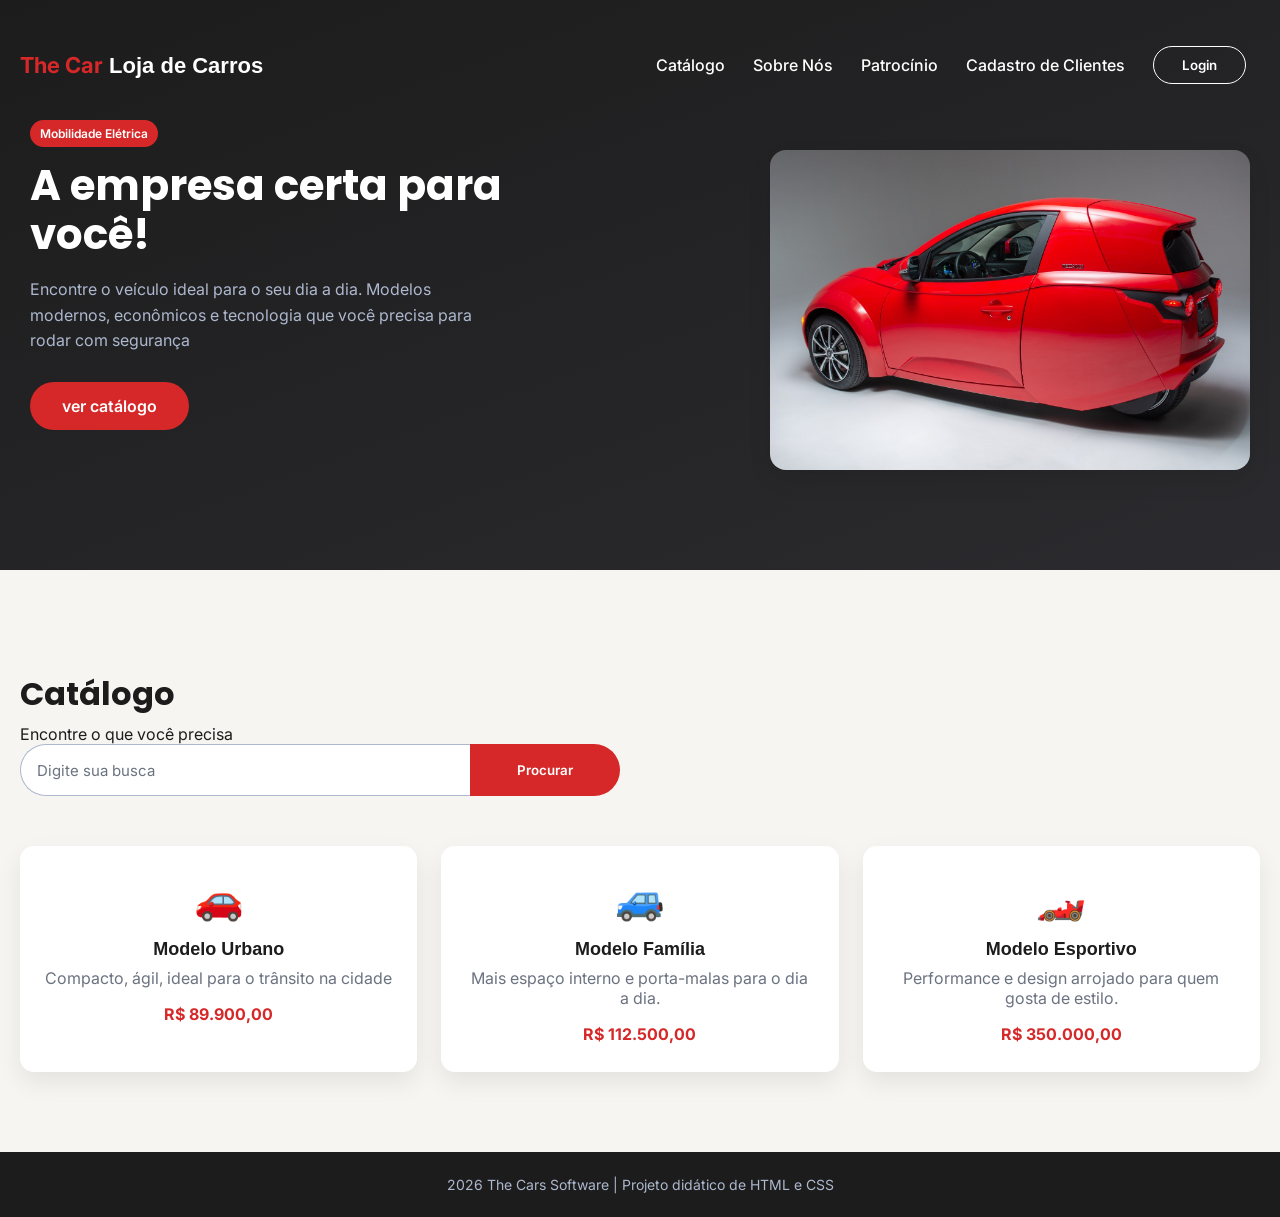
<file: index.html>
<!DOCTYPE html>
<html lang="en">

<head>
    <meta charset="UTF-8">
    <meta name="viewport" content="width=device-width, initial-scale=1.0">
    <title>Loja de Carros</title>
    <link rel="preconnect" href="https://fonts.googleapis.com">
    <link rel="stylesheet"
        href="https://fonts.googleapis.com/css2?family=Inter:wght@400;500;600&family=Poppins:wght@600;700;800&display=swap">
    <!--habilitar o arquivo de CSS externo-->
    <link rel="stylesheet" href="estilo.css">
</head>

<body>
    <!--header do nosso site, cabecalho do site-->
    <header>
        <div class="conteudo">
            <!--barra de navegação-->
            <nav>
                <p class="brand">
                    <strong>The Car</strong> Loja de Carros
                </p>
                <!--lista dos itens da barra de navegação-->
                <ul>
                    <!--itens da lista / meu menu -->
                    <li><a href="#catalogo">Catálogo</a></li>
                    <li><a href="sobre">Sobre Nós</a></li>
                    <li><a href="patrocinio">Patrocínio</a></li>
                    <li><a href="formulario.html">Cadastro de Clientes</a></li>
                    <li><button class="btn-login">Login</button></li>
                </ul>
            </nav>

            <!--Bloco de destaque: texto e imagem lado a lado-->
            <div class="header-block">
                <span class="tag"> Mobilidade Elétrica</span>
                <!-- Parte do texto-->
                <div class="text">
                    <h1> A empresa certa para você!</h1>

                    <p>Encontre o veículo ideal para o seu dia a dia. Modelos modernos, econômicos e tecnologia
                        que você precisa para rodar com segurança</p>
                    <!--botão para ver o catálogo-->
                    <a href="#catálogo" class="btn-cta">ver catálogo</a>

                    </p>
                </div>

                <div class="imagem">
                    <!--imagem do carro-->
                    <img src="images/carro.jpg" alt="Foto de carroelétrico vermelho visto de trás em estúdio">
                </div>



            </div>
        </div>
    </header>

    <!-- SEÇÃO CATÁLOGO
     id="catalogo" -> usado pelo link do menu (#catalogo)
     class="catalogo" -> usada pelo CSS para <estilizar-->

    <section class="catalogo" id="catalogo">
        <div class="conteudo">
            <h2>Catálogo</h2>
            <p class="subtitulo">Encontre o que você precisa</p>

            <!-- barra de busca-->
            <div class="filtrobusca">
                <input type="text" class="buscatexto" placeholder="Digite sua busca">
                <button class="buscabotao">Procurar</button>

            </div>
            <!-- grade de cartões com exemplos de veículos Cada card é um cartão independente-->
            <div class="grade-catalogo">
                <!-- AQUI EU CRIO O CARD DE CADA CARRRINHO-->
                <div class="card">
                    <div class="card-imagem"> 🚗</div>
                    <h3>Modelo Urbano</h3>
                    <p> Compacto, ágil, ideal para o trânsito na cidade</p>
                    <span class="preco"> R$ 89.900,00 </span>

                </div>
                <!-- vamos inserir nosso segundo card-->
                <div class="card">
                    <div class="card-imagem"> 🚙</div>
                    <h3>Modelo Família</h3>
                    <p> Mais espaço interno e porta-malas para o dia a dia.</p>
                    <span class="preco">R$ 112.500,00</span>
                </div>

                        <!-- Vamos inserir nosso terceiro card-->
                        <div class="card">
                            <div class="card-imagem">🏎️</div>
                            <h3> Modelo Esportivo</h3>
                            <p> Performance e design arrojado para quem gosta de estilo.</p>
                            <span class="preco"> R$ 350.000,00</span>

                        </div>
                    </div>

                </div>


            </div>
    </section>
    <!--rodapé do nosso site-->
    <footer>
        <div class="rodape-conteudo">
            <p>2026 The Cars Software | Projeto didático de HTML e CSS</p>

        </div>
    </footer>








</body>

</html>
</file>
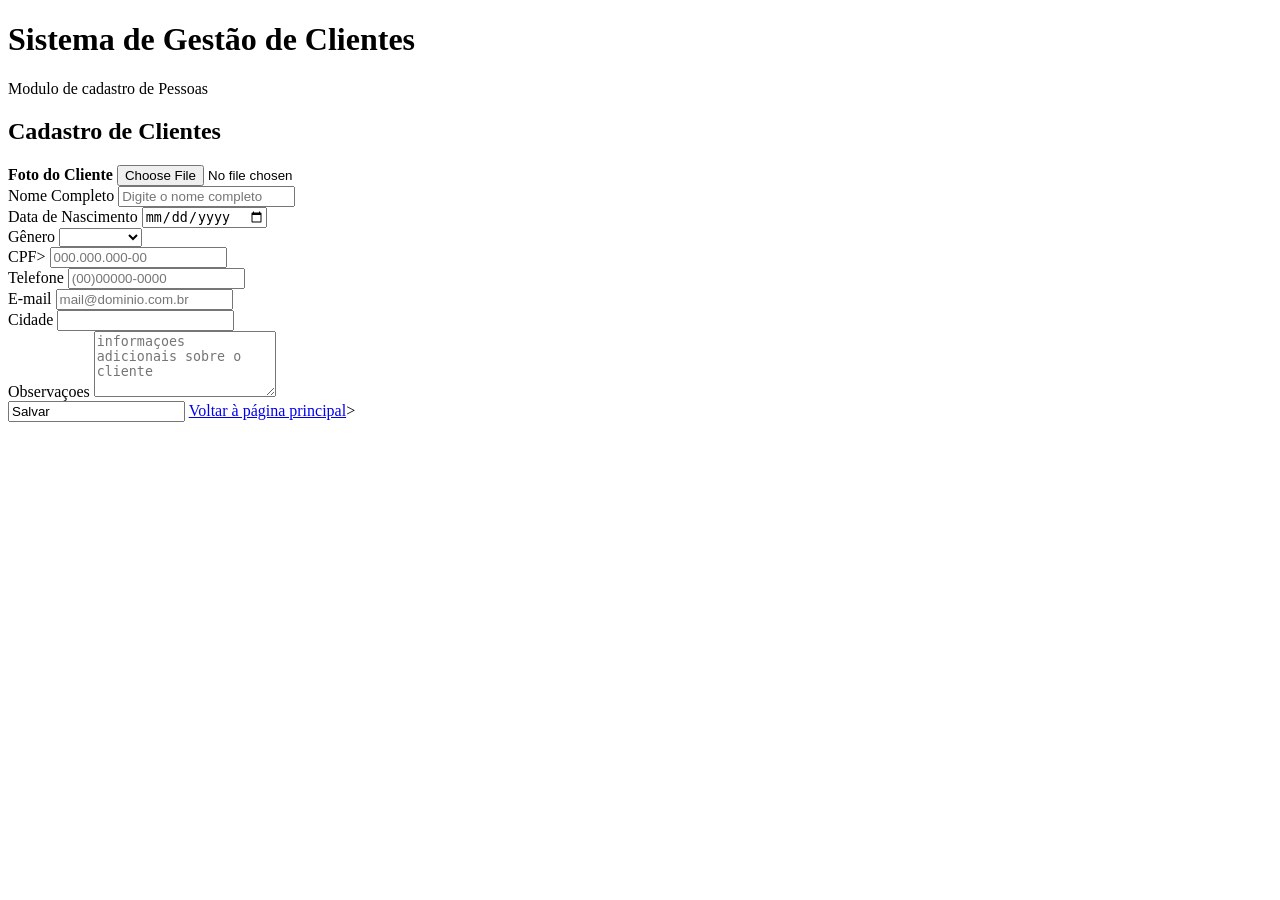
<file: formulario.html>
<!DOCTYPE html>
<html lang="en">

<head>
    <meta charset="UTF-8">
    <meta name="viewport" content="width=device-width, initial-scale=1.0">
    <title>Cadastro de Clientes</title>
    

    

</head>

<body>

    <!--cabecalho do nosso site-->
    <header>
        <H1>Sistema de Gestão de Clientes</H1>
        <p>Modulo de cadastro de Pessoas</p>
    </header>

    <!--Conteúdo principal do nosso site-->
    <main>
        <h2>Cadastro de Clientes</h2>
        <!--Iniciando o nosso lindo formulário-->
        <form action="#" method="post" enctype="multipart/form-data">
            <div class="upload-foto">
                <label for="foto"> <strong> Foto do Cliente</strong> </label>

                <input type="file" id="foto" name="foto" accept="image/*">

            </div>

            <!--Obter o nome do usuário-->
            <div class="campo">
                <label for="nome">Nome Completo</label>
                <input type="text" id="nome" name="nome" placeholder="Digite o nome completo" required>
            </div>

            <!--Div dos dados pessoais-->
            <div class ="linha">
                <div class="campo">
                    <label for="nascimento">Data de Nascimento </label>
                    <input type="date" id="nascimento" required>

                </div>

                <div class="campo">
                    <label for="genero">Gênero</label>
                    <select id="genero" name=" genero">
                        <option value="Selecione uma das opções"></option>
                        <option value="Feminino">feminino</option>
                        <option value="masculino">masculino</option>
                        <option value="outros">outros</option>
                    </select>
                </div>

                <div class="campo">
                    <label for="cpf">CPF></label>
                    <input type="text" id="cpf" name="cpf" placeholder="000.000.000-00" maxlenght="14" required>
                </div>

                <!--DIV dos contatos-->
                <!--Segunda linha-->
                <div class="linha">
                      
                     <!--agora colocarei os contatos nesta linha-->
                     <div class="campo">
                        <label for="telefone">Telefone</label>
                        <input type="telefone" placeholder="(00)00000-0000" required>
                </div>

                <div class="campo">
                    <label for="email">E-mail</label>
                    <input type="email" id="email" name="email" placeholder="mail@dominio.com.br" required>

                </div>
            </div>

            <div class="campo">
                <label for="endereco"></label>
                <label type="text" id="endereco" name="endereco" placeholder="Rua, número, bairro...."required>

                <!--Terceira linha - Dados de endereço-->

                <div class="linha">
                    <div class="class">
                        <label for="cidade">Cidade</label>
                        <input type="text" id="cidade" name="cidade placeholder="Digite a sua cidade" required></div>


                <div>
                <!--observações--> 
                
                <div class="campo">
                     <label for="observacoes">Observaçoes</label>
                     <textarea id="observacoes" name="observaçoes"rows="4" placeholder="informaçoes adicionais sobre o cliente"></textarea>
                     
                </div>


                <!--botão para enviar os dados-->

                <input types="submit" value="Salvar"
                class="btn-enviar">
                
                <a href="index.html" class="btn-enviar">Voltar à página principal</a></form>>

            

            
            


    </main>


</body>

</html>
</file>
<file: estilo.css>
/* Arwquivo de estilo do nosso site*/

/*Reset básico, limpar os elementos do navegadores */
* {
    /* removendo as margens da página*/
    margin: 0;
    /* removendo os espaçamentos */
    padding: 0;
    /* define como o navegador deve calcular a largura e altura total de um elemento */

    box-sizing: border-box;
    outline: none;
    font-family: 'Inter', Arial, Helvetica, sans-serif;

}

/*Vamos criar variáveis no Css Neste caso, vou criar a paleta de cores padrão do site, isso facilita trocar a identidade visual do site */

:root {
    /* cor do fundo oscuro do site */
    --preto: #1c1c1c;
    /* Variação da cor preta */
    --preto-suave: #2b2b2f;
    /* Cor de destaque, similar a cor do carro*/
    --vermelho: #d62828;
    /* Tom de vermelho usado no hover */
    --vermelho-escuro: #a11d1d;
    --bege: #f7f5f2;
    --branco: #ffffff;
    /* textos secundários */
    --cinza: #6b7280;
    /* Utilizada para bordas e divisores */
    --cinza-claro: #adb8ce;

    /* *sombra padrão - usadas nos cards */
    --sombra: 0 10px 25px rgba(0, 0, 0, 0.08);

}

/* Configurações gerais do html do body*/
html,
body {
    width: 100%;
    overflow-x: hidden;
    /*impede a bar de rolagem horizontal*/
    background-color: var(--bege);
    color: var(--preto);
    scroll-behavior: smooth;
    /*rolagem suave ao clicar em links*/
}

/* Container geral - Conteúdo do header */
.conteudo {
    
    min-width: 300px;
    margin: 0 auto;
    /* margem automática dos dois lados do conteúdo */
    display: flex;
    flex-direction: column;
    padding: 20px;


}

/*Colocando configurações da tag header */
header {
    width: 100%;
    /* gradiende sutil em vez de uma cor sólida: dá profundidade sem precisar de uma imagem de fundo*/
    background: linear-gradient(160deg, var(--preto) 0%, var(--preto-suave) 100%);
    /* mudando a cor do texto do header */
    color: var(--branco);
    padding-bottom: 60px;

}

/* Barra de navegação */
nav {
    width: 100%;
    height: 90px;
    display: flex;
    flex-direction: row;
    align-items: center;
    justify-content: space-between;

}

.brand {
    font-family: 'Popins', sans-serif;
    font-size: 22px;
    font-weight: 700;
    color: var(--branco);
    cursor: pointer;

}

.brand strong {
    color: var(--vermelho);
    /* vai mudar a cor do nome da loja vermelho, lembrando que o nome da loja está dentro da tag strong */
}

/* Agora vamos começar a tratar a nossa bar de navegação */
nav ul {
    display: flex;
    flex-direction: row;
    align-items: center;
    /* removendo as bolinhas dos itens da lista */
    list-style: none;

}
 /*alterando o espaçamento dos itens da lista */
nav ul li {
    padding: 0 14px;
}
nav ul li a  {
    text-decoration:  none;
    /* mudar a cor do texto */
    color: var(--branco);
    font-weight: 500;
    border-bottom: 2px solid transparent;
    padding-bottom: 4px;
    transition: border-color 0.3s ease, color 0.03s ease;


}
nav ul li a:hover {
    color: var(--vermelho);
    border-bottom-color: var(--vermelho);

}

/* Vamos configurar o estilo do botão de login */
.btn-login {
    border: 1px solid var(--branco);
    /* removendo a cor de fundo do botão*/
    background: transparent;
    /* colocando a cor do texto do botão */
    color: var(--branco);
    padding: 10px 28px;
    cursor: pointer;
    font-weight: 600;
    /* arredondar os cantos do botão */
    border-radius: 100px;
    transition: background-color 0.3 ease, color 0.3s ease;




}

/* Colocando o hover do botão*/
.btn-login:hover {
    background-color: var(--vermelho);
    border-color: var(--vermelho);
    color: var(--branco);

}
/* Bloco de destaque (texto + imagem do carro) */
.header-block {
    position: relative;
    margin-top: 20px; 
    display: flex;
    align-items: center;
    justify-content: space-between;
    gap: 40px;
    padding: 20px 10px;

}
.header-block .tag {
    position: absolute;
    top: -10px;
    left: 10px;
    /* vou mudar a cor de fundo do span*/
    background-color: var(--vermelho);
    color: var(--branco);
    font-size: 12px;
    font-weight: 600;
    padding: 6px 10px;
    border-radius: 100px;


}
/* estamos delimitando que o bloco de texto tenha no máximo 480px detamanho*/

.header-block .text {
    max-width: 480px;

}
/* vamos configurar o h1 do text*/
.header-block .text h1 {
    font-family: 'Poppins', sans-serif;
    font-size: 42px;
    line-height: 1.15;
    color: var(--branco);
    margin-bottom: 18px;
}

    /* Vamos configurar agora o texto do parágrafo que está dentro da tag text */
.header-block .text p {
    color: var(--cinza-claro);
    line-height: 1.6;
    margin-bottom: 28px;

}

/* Fazendo as configurações da imagem*/
.header-block .imagem {
    /* impede que a imagem encolha para caber o text*/
    flex-shrink: 0;
    /* Alterando o tamanho da imagem*/
    width: 480px;
    max-width: 45%;
}

    /* Agora, configuraando a tag da imagem, o img*/
    .header-block .imagem img {
        width: 100%;
        display: block;
        border-radius: 16px;
        box-shadow: var(--sombra);


    }

    .btn-cta {
        display: inline-block;
        text-decoration: none;
        background-color: var(--vermelho);
        color: var(--branco);
        font-weight: 600;
        padding: 14px 32px;
        border-radius: 100px;
        transition: background-color 0.3s ease, transform 0.2s ease;

    }

    .btn-cta:hover {
        background-color: var(--vermelho-escuro);
        transform: translateY(-2px);
    }

    /* seção de catálogo */
    .catalogo {
        width: 100%;
        padding: 80px 0 60px 0;
    }
    .catalogo h2 {
        font-family: 'Poppins', sans-serif;
        font-size: 32px;
        margin-bottom: 6px;
    }
    ,catalogo .subtitulo {
        color: var(--cinza);
        margin-bottom: 30px;
    }
/* barra de busca */
.buscatexto {
    flex: 1;
    height: 52px;
    /* arredondando as bordas esqueda inferrior e superior*/

    border-radius: 100px 0 0 100px;
    /* coloca o foco do input 16px para frente */
    text-indent: 16px;
    border: 1px solid var(--cinza-claro);
    /* removendo a borda da direita*/

    border-right: none;
    background-color: var(--branco);
    font-size: 15px;
}

.filtrobusca {
    display: flex;
    margin-bottom: 50px;
    max-width: 600px;
}

.buscatexto::placeholder {
        color: var(--cinza);

}
/* arrumando o estilo do botão de busca */
.buscabotao {
    width: 150px;
    height: 52px;
    border: none;
    color: var(--branco);
    background-color: var(--vermelho);
    border-radius: 0 100px 100px 0;
    cursor: pointer;
    font-weight: 600;
    transition: background-color 0.3s ease;

}

.buscabotao:hover {
    background-color: var{--vermelho-escuro};

}

/* vamos construir nossos cards dos carinhos */
.grade-catalogo {
    display: grid;
    grid-template-columns: repeat(auto-fit, minmax(230px, 1fr));
    gap: 24px
}
.card {

     background-color: var(--branco);
     border-radius: 14px;
     padding: 28px 24px;
     box-shadow: var(--sombra);
     text-align: center;
     transition: transform 0.25s ease, box-shadow 0.25s ease;


}

.card:hover {
    transform: translateY(-06px);
    box-shadow: 0 16px 30px rgba(0, 0, 0, 0.12);

}

.card-imagem {
    font-size: 40px;
    margin-bottom: 16px;

}

.card h3{
    font-family: 'Popins', sans-serif;
    font-size: 18px;
    margin-bottom: 8px;
}

.card p {
    color: var(--cinza);
    font-size: 14px
    line-height: 1.5;
    margin-bottom: 16px;

}

.card .preco {
    display: inline-block;
    font-weight: 700;
    color: var(--vermelho);

}

footer {
    width: 100%;
    background-color: var(--preto);
    color: var(--cinza-claro);
    padding: 24px 0;

}

.rodape-conteudo {
    align-items: center;
    text-align: center;
    font-size: 14px;
    
}
</file>
